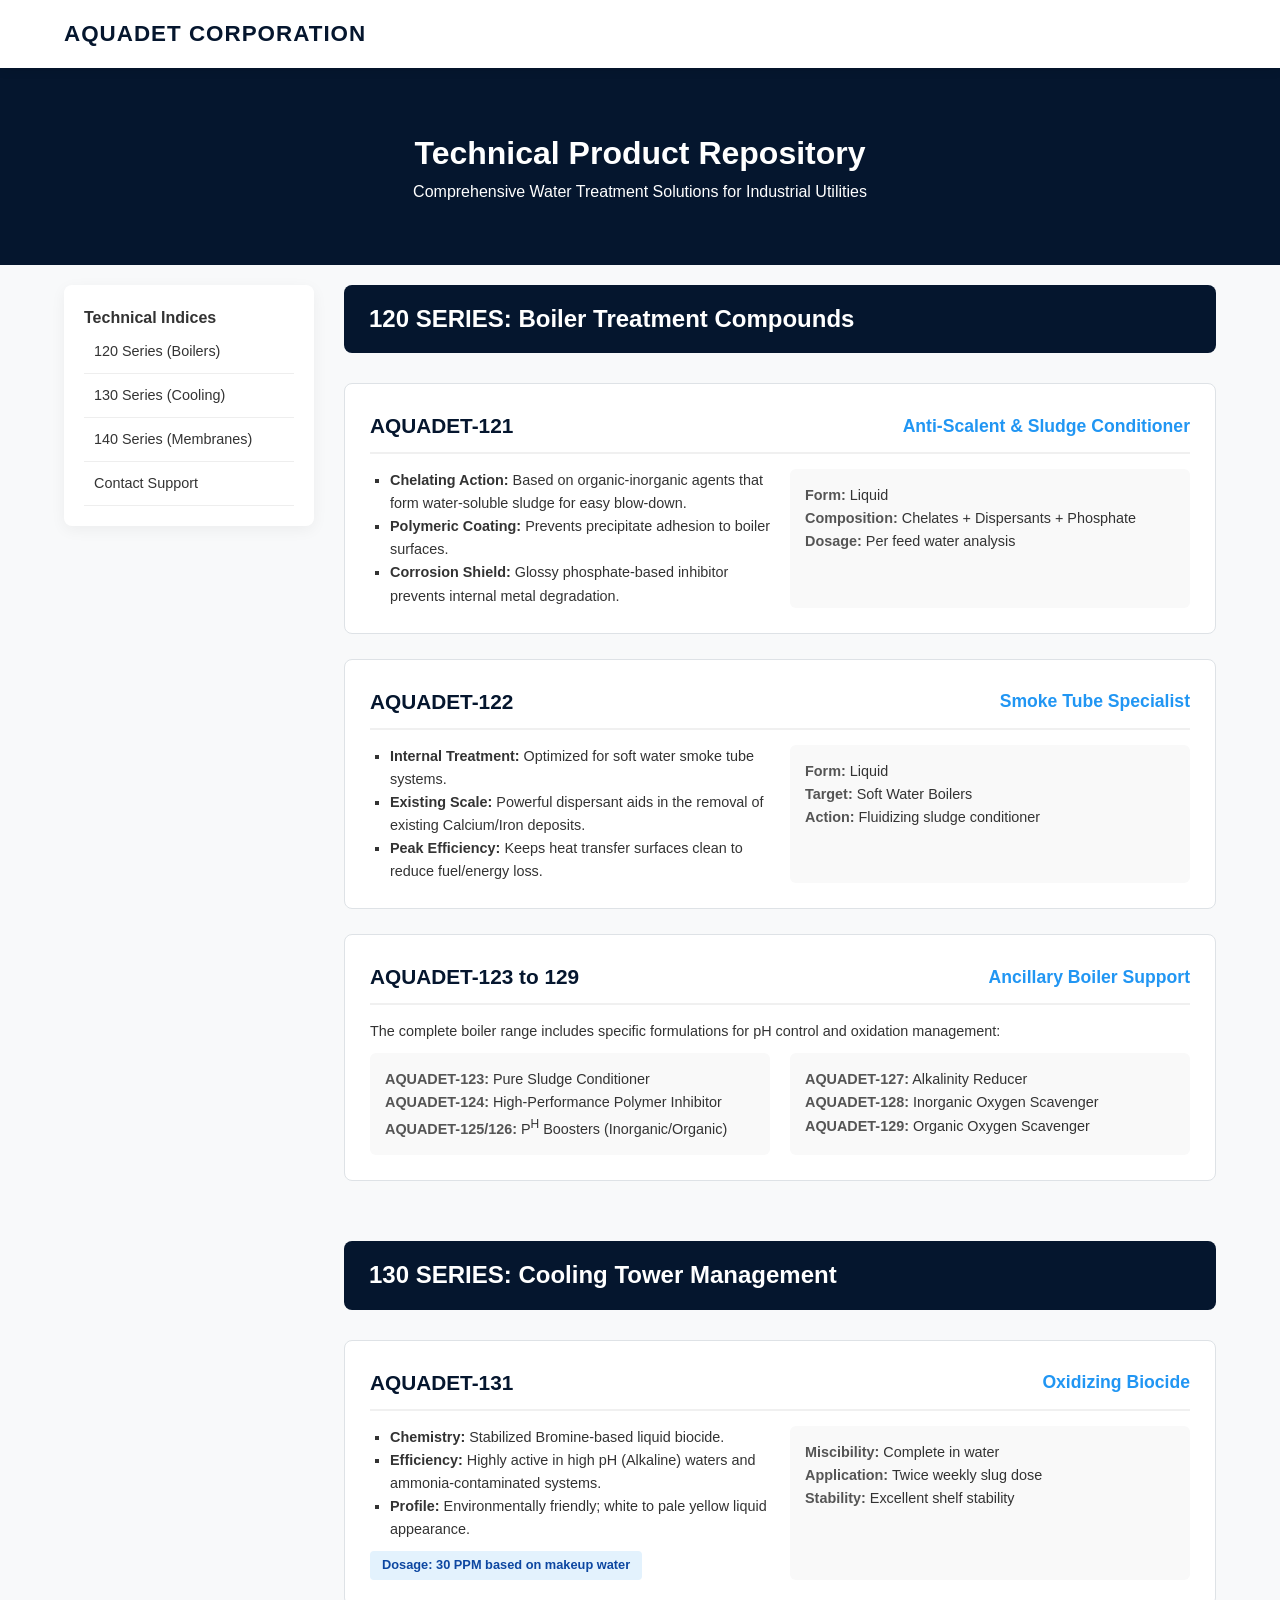
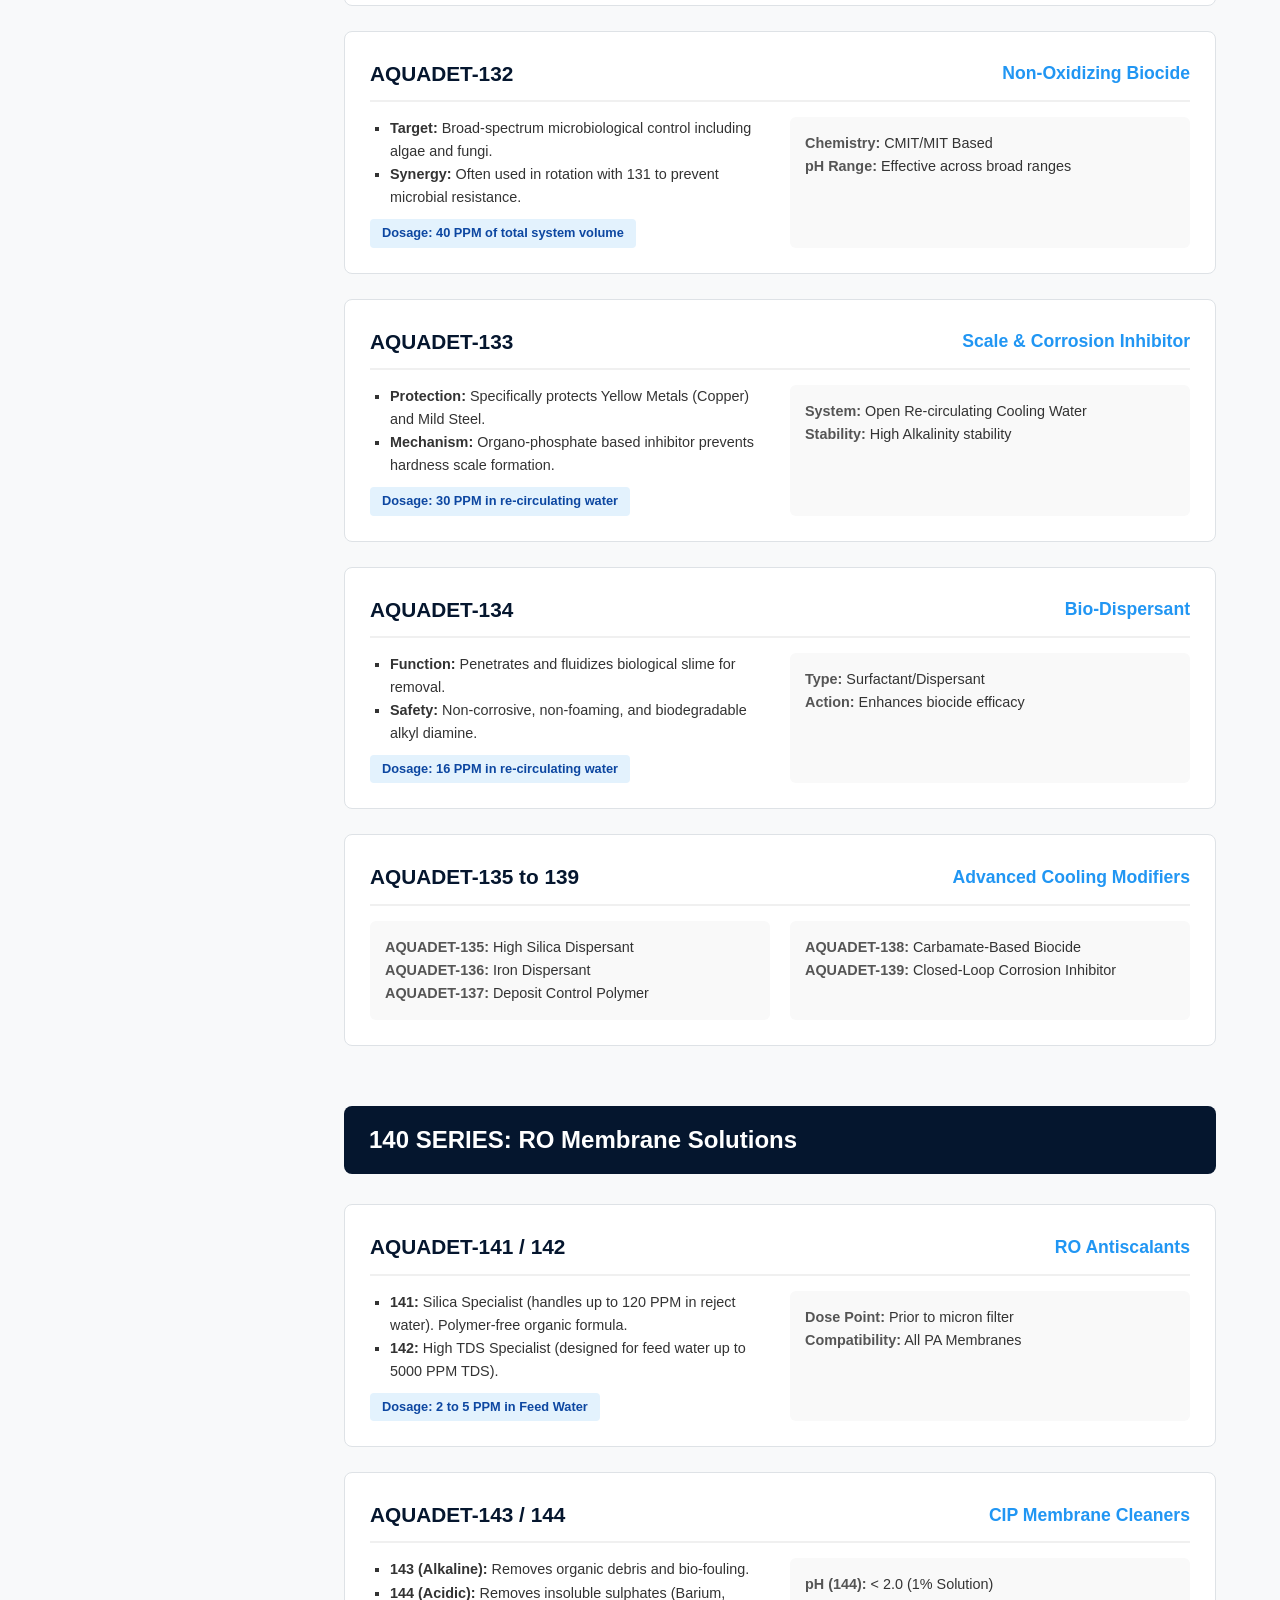
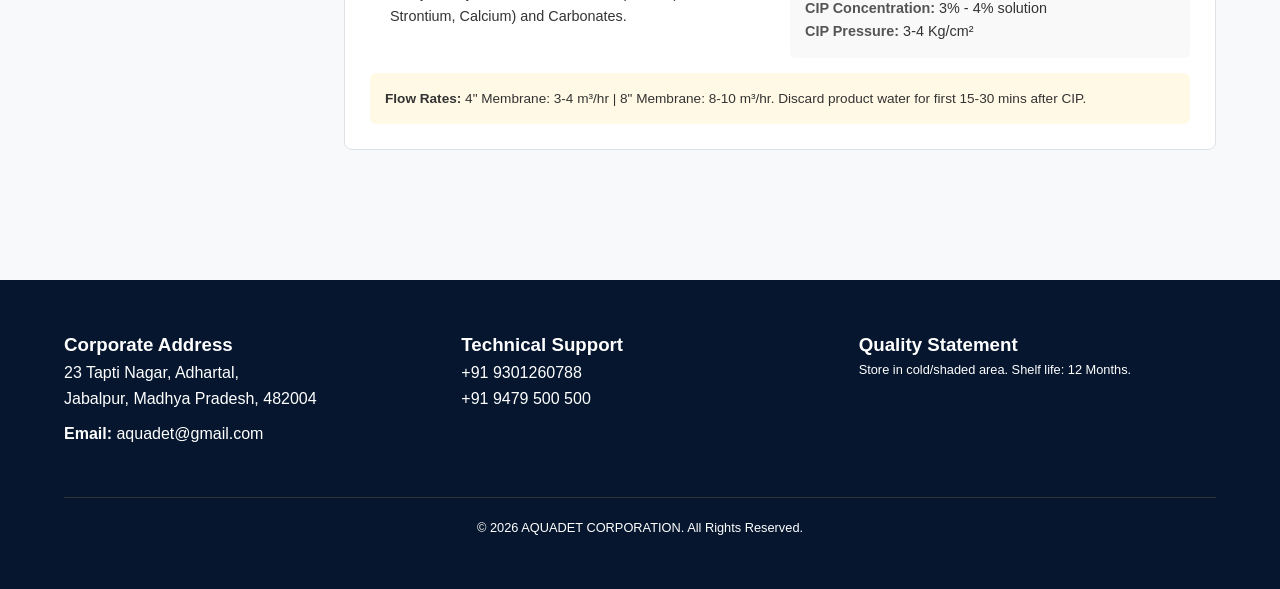
<file: index.html>
<!DOCTYPE html>
<html lang="en">
<head>
    <meta charset="UTF-8">
    <meta name="viewport" content="width=device-width, initial-scale=1.0">
    <title>AQUADET CORPORATION | Technical Chemical Repository</title>
    <link rel="stylesheet" href="https://cdnjs.cloudflare.com/ajax/libs/font-awesome/6.4.0/css/all.min.css">
    <style>
        :root {
            --primary: #05162e; --accent: #2196f3; --text: #333; --border: #dee2e6; --bg: #f8f9fa;
        }
        * { box-sizing: border-box; margin: 0; padding: 0; font-family: 'Segoe UI', Tahoma, Geneva, sans-serif; }
        body { background: var(--bg); color: var(--text); line-height: 1.6; }
        
        /* Navigation & Hero */
        nav { background: white; padding: 1rem 5%; display: flex; justify-content: space-between; align-items: center; position: sticky; top: 0; z-index: 1000; box-shadow: 0 2px 10px rgba(0,0,0,0.1); }
        .logo h1 { font-size: 1.4rem; color: var(--primary); letter-spacing: 1px; }
        .iso-badge { font-size: 0.7rem; font-weight: bold; color: var(--accent); }
        .hero { background: var(--primary); color: white; padding: 60px 5%; text-align: center; }

        /* Sidebar Navigation for Single Scroll */
        .page-container { display: flex; padding: 20px 5%; gap: 30px; }
        .sidebar { width: 250px; position: sticky; top: 100px; height: fit-content; background: white; padding: 20px; border-radius: 8px; box-shadow: 0 4px 15px rgba(0,0,0,0.05); }
        .sidebar a { display: block; padding: 10px; color: var(--text); text-decoration: none; font-size: 0.9rem; border-bottom: 1px solid #eee; }
        .sidebar a:hover { color: var(--accent); background: #f0f7ff; }

        /* Content Sections */
        .content { flex: 1; }
        .category-block { margin-bottom: 60px; }
        .category-header { background: var(--primary); color: white; padding: 15px 25px; border-radius: 8px; margin-bottom: 30px; }
        
        /* Product Entry Styling */
        .product-entry { background: white; border: 1px solid var(--border); border-radius: 8px; margin-bottom: 25px; padding: 25px; transition: 0.3s; }
        .product-entry:hover { border-color: var(--accent); box-shadow: 0 5px 15px rgba(0,0,0,0.05); }
        .product-title { display: flex; justify-content: space-between; align-items: center; border-bottom: 2px solid #f0f0f0; margin-bottom: 15px; padding-bottom: 10px; }
        .product-title h3 { color: var(--primary); font-size: 1.3rem; }
        .product-code { color: var(--accent); font-weight: bold; font-size: 1.1rem; }
        
        .technical-grid { display: grid; grid-template-columns: 1fr 1fr; gap: 20px; font-size: 0.9rem; }
        .specs { background: #f9f9f9; padding: 15px; border-radius: 6px; }
        .specs strong { color: #555; }
        .benefits ul { list-style: square; padding-left: 20px; }
        .dosage-tag { display: inline-block; background: #e3f2fd; color: #0d47a1; padding: 4px 12px; border-radius: 4px; font-size: 0.8rem; margin-top: 10px; font-weight: bold; }

        footer { background: var(--primary); color: white; padding: 50px 5%; margin-top: 50px; }
        @media (max-width: 900px) { .page-container { flex-direction: column; } .sidebar { display: none; } .technical-grid { grid-template-columns: 1fr; } }
    </style>
</head>
<body>

<nav>
    <div class="logo">
        <h1>AQUADET CORPORATION</h1>
        <span class="iso-badge"></span>
    </div>
</nav>

<header class="hero">
    <h1>Technical Product Repository</h1>
    <p>Comprehensive Water Treatment Solutions for Industrial Utilities</p>
</header>

<div class="page-container">
    <aside class="sidebar">
        <strong>Technical Indices</strong>
        <a href="#cat120">120 Series (Boilers)</a>
        <a href="#cat130">130 Series (Cooling)</a>
        <a href="#cat140">140 Series (Membranes)</a>
        <a href="#contact">Contact Support</a>
    </aside>

    <main class="content">
        <section class="category-block" id="cat120">
            <div class="category-header"><h2>120 SERIES: Boiler Treatment Compounds</h2></div>
            
            <div class="product-entry">
                <div class="product-title"><h3>AQUADET-121</h3> <span class="product-code">Anti-Scalent & Sludge Conditioner</span></div>
                <div class="technical-grid">
                    <div class="benefits">
                        <ul>
                            <li><strong>Chelating Action:</strong> Based on organic-inorganic agents that form water-soluble sludge for easy blow-down.</li>
                            <li><strong>Polymeric Coating:</strong> Prevents precipitate adhesion to boiler surfaces.</li>
                            <li><strong>Corrosion Shield:</strong> Glossy phosphate-based inhibitor prevents internal metal degradation.</li>
                        </ul>
                    </div>
                    <div class="specs">
                        <strong>Form:</strong> Liquid <br> <strong>Composition:</strong> Chelates + Dispersants + Phosphate <br> <strong>Dosage:</strong> Per feed water analysis
                    </div>
                </div>
            </div>

            <div class="product-entry">
                <div class="product-title"><h3>AQUADET-122</h3> <span class="product-code">Smoke Tube Specialist</span></div>
                <div class="technical-grid">
                    <div class="benefits">
                        <ul>
                            <li><strong>Internal Treatment:</strong> Optimized for soft water smoke tube systems.</li>
                            <li><strong>Existing Scale:</strong> Powerful dispersant aids in the removal of existing Calcium/Iron deposits.</li>
                            <li><strong>Peak Efficiency:</strong> Keeps heat transfer surfaces clean to reduce fuel/energy loss.</li>
                        </ul>
                    </div>
                    <div class="specs">
                        <strong>Form:</strong> Liquid <br> <strong>Target:</strong> Soft Water Boilers <br> <strong>Action:</strong> Fluidizing sludge conditioner
                    </div>
                </div>
            </div>

            <div class="product-entry">
                <div class="product-title"><h3>AQUADET-123 to 129</h3> <span class="product-code">Ancillary Boiler Support</span></div>
                <p style="font-size: 0.9rem; margin-bottom: 10px;">The complete boiler range includes specific formulations for pH control and oxidation management:</p>
                <div class="technical-grid">
                    <div class="specs"><strong>AQUADET-123:</strong> Pure Sludge Conditioner<br><strong>AQUADET-124:</strong> High-Performance Polymer Inhibitor<br><strong>AQUADET-125/126:</strong> P<sup>H</sup> Boosters (Inorganic/Organic)</div>
                    <div class="specs"><strong>AQUADET-127:</strong> Alkalinity Reducer<br><strong>AQUADET-128:</strong> Inorganic Oxygen Scavenger<br><strong>AQUADET-129:</strong> Organic Oxygen Scavenger</div>
                </div>
            </div>
        </section>

        <section class="category-block" id="cat130">
            <div class="category-header"><h2>130 SERIES: Cooling Tower Management</h2></div>

            <div class="product-entry">
                <div class="product-title"><h3>AQUADET-131</h3> <span class="product-code">Oxidizing Biocide</span></div>
                <div class="technical-grid">
                    <div class="benefits">
                        <ul>
                            <li><strong>Chemistry:</strong> Stabilized Bromine-based liquid biocide.</li>
                            <li><strong>Efficiency:</strong> Highly active in high pH (Alkaline) waters and ammonia-contaminated systems.</li>
                        <li><strong>Profile:</strong> Environmentally friendly; white to pale yellow liquid appearance.</li>
                        </ul>
                        <span class="dosage-tag">Dosage: 30 PPM based on makeup water</span>
                    </div>
                    <div class="specs">
                        <strong>Miscibility:</strong> Complete in water <br> <strong>Application:</strong> Twice weekly slug dose <br> <strong>Stability:</strong> Excellent shelf stability
                    </div>
                </div>
            </div>

            <div class="product-entry">
                <div class="product-title"><h3>AQUADET-132</h3> <span class="product-code">Non-Oxidizing Biocide</span></div>
                <div class="technical-grid">
                    <div class="benefits">
                        <ul>
                            <li><strong>Target:</strong> Broad-spectrum microbiological control including algae and fungi.</li>
                            <li><strong>Synergy:</strong> Often used in rotation with 131 to prevent microbial resistance.</li>
                        </ul>
                        <span class="dosage-tag">Dosage: 40 PPM of total system volume</span>
                    </div>
                    <div class="specs">
                        <strong>Chemistry:</strong> CMIT/MIT Based <br> <strong>pH Range:</strong> Effective across broad ranges
                    </div>
                </div>
            </div>

            <div class="product-entry">
                <div class="product-title"><h3>AQUADET-133</h3> <span class="product-code">Scale & Corrosion Inhibitor</span></div>
                <div class="technical-grid">
                    <div class="benefits">
                        <ul>
                            <li><strong>Protection:</strong> Specifically protects Yellow Metals (Copper) and Mild Steel.</li>
                            <li><strong>Mechanism:</strong> Organo-phosphate based inhibitor prevents hardness scale formation.</li>
                        </ul>
                        <span class="dosage-tag">Dosage: 30 PPM in re-circulating water</span>
                    </div>
                    <div class="specs">
                        <strong>System:</strong> Open Re-circulating Cooling Water <br> <strong>Stability:</strong> High Alkalinity stability
                    </div>
                </div>
            </div>

            <div class="product-entry">
                <div class="product-title"><h3>AQUADET-134</h3> <span class="product-code">Bio-Dispersant</span></div>
                <div class="technical-grid">
                    <div class="benefits">
                        <ul>
                            <li><strong>Function:</strong> Penetrates and fluidizes biological slime for removal.</li>
                            <li><strong>Safety:</strong> Non-corrosive, non-foaming, and biodegradable alkyl diamine.</li>
                        </ul>
                        <span class="dosage-tag">Dosage: 16 PPM in re-circulating water</span>
                    </div>
                    <div class="specs">
                        <strong>Type:</strong> Surfactant/Dispersant <br> <strong>Action:</strong> Enhances biocide efficacy
                    </div>
                </div>
            </div>

            <div class="product-entry">
                <div class="product-title"><h3>AQUADET-135 to 139</h3> <span class="product-code">Advanced Cooling Modifiers</span></div>
                <div class="technical-grid">
                    <div class="specs"><strong>AQUADET-135:</strong> High Silica Dispersant<br><strong>AQUADET-136:</strong> Iron Dispersant<br><strong>AQUADET-137:</strong> Deposit Control Polymer</div>
                    <div class="specs"><strong>AQUADET-138:</strong> Carbamate-Based Biocide<br><strong>AQUADET-139:</strong> Closed-Loop Corrosion Inhibitor</div>
                </div>
            </div>
        </section>

        <section class="category-block" id="cat140">
            <div class="category-header"><h2>140 SERIES: RO Membrane Solutions</h2></div>

            <div class="product-entry">
                <div class="product-title"><h3>AQUADET-141 / 142</h3> <span class="product-code">RO Antiscalants</span></div>
                <div class="technical-grid">
                    <div class="benefits">
                        <ul>
                            <li><strong>141:</strong> Silica Specialist (handles up to 120 PPM in reject water). Polymer-free organic formula.</li>
                            <li><strong>142:</strong> High TDS Specialist (designed for feed water up to 5000 PPM TDS).</li>
                        </ul>
                        <span class="dosage-tag">Dosage: 2 to 5 PPM in Feed Water</span>
                    </div>
                    <div class="specs">
                        <strong>Dose Point:</strong> Prior to micron filter <br> <strong>Compatibility:</strong> All PA Membranes
                    </div>
                </div>
            </div>

            <div class="product-entry">
                <div class="product-title"><h3>AQUADET-143 / 144</h3> <span class="product-code">CIP Membrane Cleaners</span></div>
                <div class="technical-grid">
                    <div class="benefits">
                        <ul>
                            <li><strong>143 (Alkaline):</strong> Removes organic debris and bio-fouling.</li>
                            <li><strong>144 (Acidic):</strong> Removes insoluble sulphates (Barium, Strontium, Calcium) and Carbonates.</li>
                        </ul>
                    </div>
                    <div class="specs">
                        <strong>pH (144):</strong> < 2.0 (1% Solution) <br> 
                        <strong>CIP Concentration:</strong> 3% - 4% solution <br>
                        <strong>CIP Pressure:</strong> 3-4 Kg/cm²
                    </div>
                </div>
                <div style="background:#fff9e6; padding:15px; border-radius:6px; margin-top:15px; font-size:0.85rem;">
                    <strong>Flow Rates:</strong> 4" Membrane: 3-4 m³/hr | 8" Membrane: 8-10 m³/hr. Discard product water for first 15-30 mins after CIP.
                </div>
            </div>
        </section>
    </main>
</div>

<footer id="contact">
    <div style="display:grid; grid-template-columns: repeat(auto-fit, minmax(200px, 1fr)); gap:40px;">
        <div>
            <h3>Corporate Address</h3>
            <p>23 Tapti Nagar, Adhartal,<br>Jabalpur, Madhya Pradesh, 482004</p>
            <p style="margin-top:10px;"><strong>Email:</strong> aquadet@gmail.com</p>
        </div>
        <div>
            <h3>Technical Support</h3>
            <p>+91 9301260788</p>
            <p>+91 9479 500 500</p>
        </div>
        <div>
            <h3>Quality Statement</h3>
            <p style="font-size:0.8rem;"> Store in cold/shaded area. Shelf life: 12 Months.</p>
        </div>
    </div>
    <div style="text-align:center; margin-top:50px; border-top:1px solid #333; padding-top:20px; font-size:0.8rem;">
        © 2026 AQUADET CORPORATION. All Rights Reserved.
    </div>
</footer>

</body>
</html>
</file>
